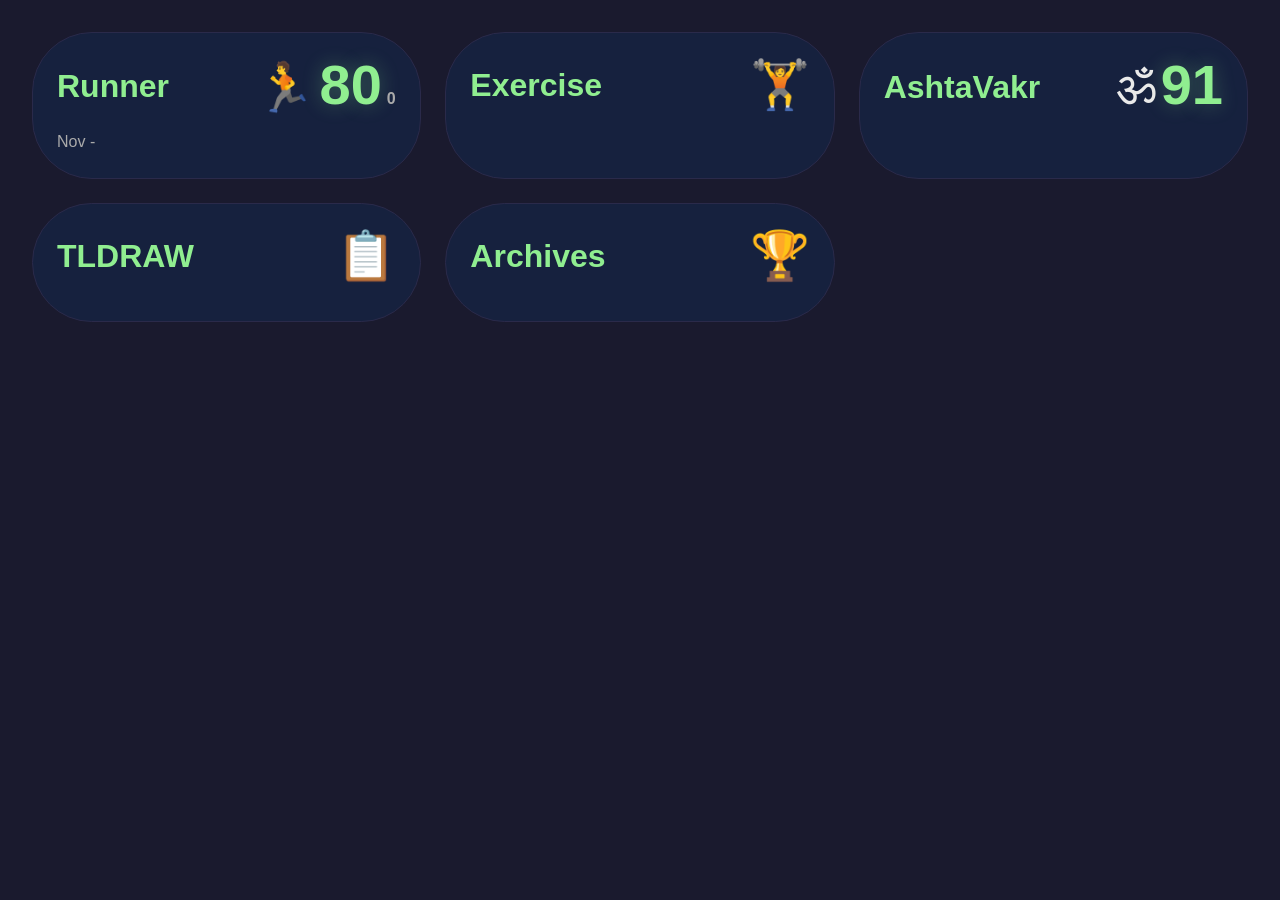
<file: index.html>
<!DOCTYPE html>
<html lang="en" data-theme="dark">

<head>
  <meta charset="UTF-8">
  <meta name="viewport" content="width=device-width, initial-scale=1.0">
  <title>Pragati</title>
  <link rel="icon"
    href="data:image/svg+xml,<svg xmlns='http://www.w3.org/2000/svg' viewBox='0 0 100 100'><text y='.9em' font-size='90'>☀️</text></svg>">
  <link rel="stylesheet" href="styles.css">
</head>

<body>
  <div class="dashboard">




    <!-- RUNNER -->
    <div class="section runner-card" style="cursor:pointer;" onclick="openRunner()">
      <div class="runner-header">
        <h2 style="display:flex;align-items:center;gap:0.5em;">Runner
        </h2>
        <div class="streak">
          <span class="streak-trophy">&#127939;</span>
          <span class="streak-number" id="runCount">R</span>
          <span class="streak-label" id="runMonCount">Nov</span>
        </div>
      </div>

      <p id="daysRun">Nov - 

      </p>
    </div>




    <!-- EXERCISE -->
    <div class="section runner-card" style="cursor:pointer;" onclick="openExercise()">
      <div class="runner-header">
        <h2>Exercise</h2>
        <div class="runner-stat">
          <span class="streak-trophy">&#127947;</span>
          <!-- <span class="streak-number" id="xerCount">X</span> -->
          <!-- <span class="streak-label">Sep</span> -->
        </div>
      </div>

      <!-- <p id="daysXer">LGC </p> -->

    </div>






    <!-- ASHTAVAKRA -->
    <div class="section runner-card" style="cursor:pointer;" onclick="openAshtaVakr()">
      <div class="runner-header">
        <h2>AshtaVakr</h2>
        <div class="runner-stat">
          <span class="streak-trophy">&#2384;</span>
          <span class="streak-number">91</span>
          <!-- <span class="streak-label">/91</span> -->
        </div>
      </div>

      <!-- <p>1 Hour 0 Minute</p> -->

    </div>


    <!-- WHITEBOARD -->
    <div class="section runner-card" style="cursor:pointer;" onclick="openWhiteboard()">
      <div class="runner-header">
        <h2>TLDRAW</h2>
        <div class="runner-stat">
          <span class="streak-trophy">📋</span>

          <!-- <span class="streak-number">1</span> -->

        </div>
      </div>
      <!-- <p>Last Completed Journey: April 10, 2026: ISTQB</p> -->
    </div>


    <!-- FULFILMENT -->
    <div class="section runner-card" style="cursor:pointer;" onclick="openFulfilments()">
      <div class="runner-header">
        <h2>Archives</h2>
        <div class="runner-stat">
          <span class="streak-trophy">&#127942;</span>

          <!-- <span class="streak-number">1</span> -->

        </div>
      </div>
      <!-- <p>Last Completed Journey: April 10, 2026: ISTQB</p> -->
    </div>
  </div>

  <script src="script.js"></script>
</body>

</html>
</file>
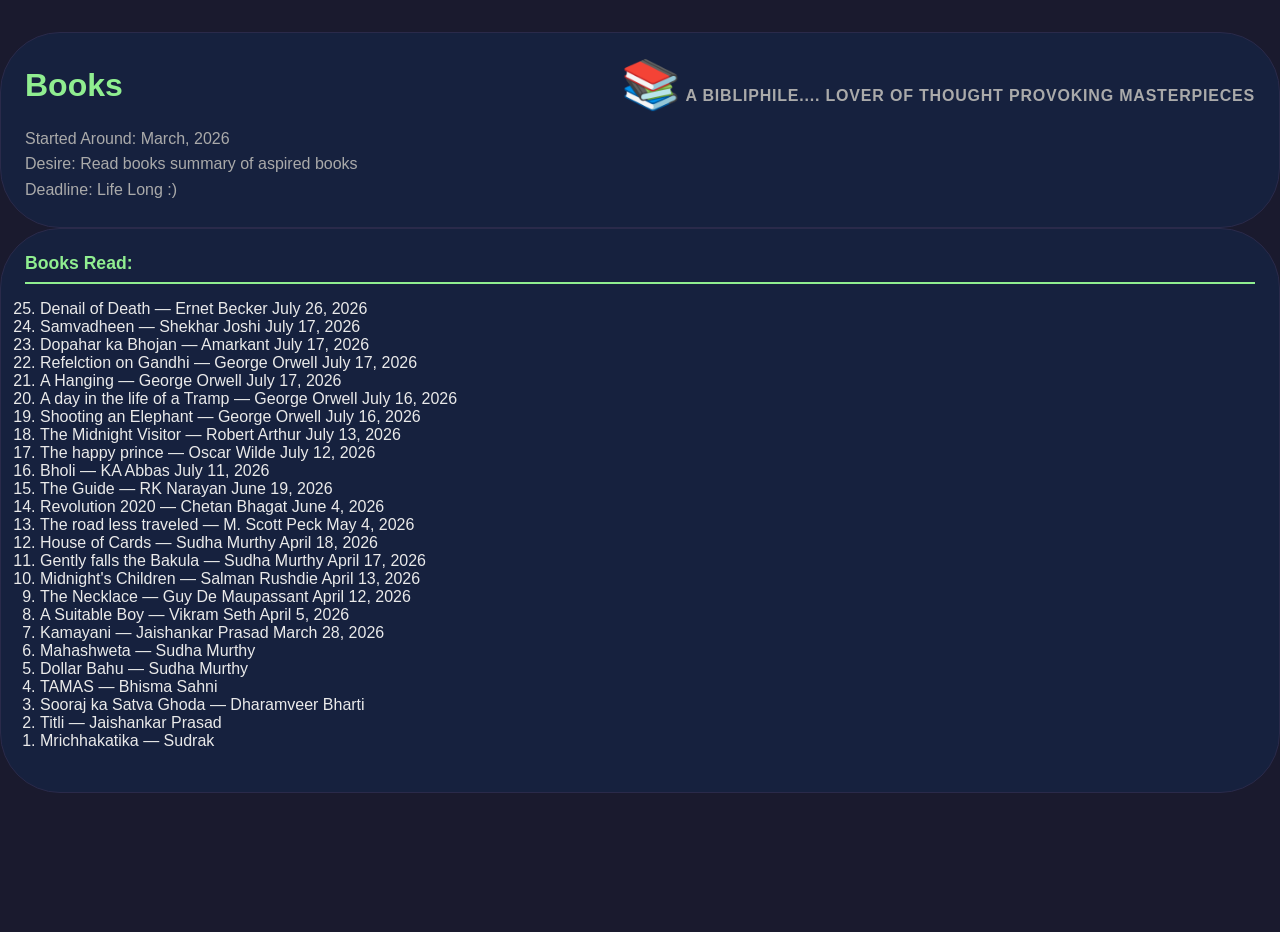
<file: books.html>
<!DOCTYPE html>
<html lang="en" data-theme="dark">

<head>
  <meta charset="UTF-8">
  <meta name="viewport" content="width=device-width, initial-scale=1.0">
  <title>Books - Reading Log</title>
  <link rel="icon"
    href="data:image/svg+xml,<svg xmlns='http://www.w3.org/2000/svg' viewBox='0 0 100 100'><text y='.9em' font-size='90'>&#127911;</text></svg>">
  <link rel="stylesheet" href="styles.css">
</head>

<body>
  <div class="runner-page">
    <div class="section">
      <div class="runner-header">
        <h2>Books</h2>
        <div class="streak">
          <span class="streak-trophy">&#128218;</span>
          <span class="streak-label">A Bibliphile.... Lover of thought provoking masterpieces</span>
        </div>
      </div>

      <p>Started Around: March, 2026</p>
      <p>Desire: Read books summary of aspired books</p>
      <p>Deadline: Life Long :)</p>
    </div>
    <div class="section">

      <h2>Books Read:</h2>

      <ol reversed style="margin-left: 15px;">

        <li>Denail of Death — Ernet Becker <span class="book-date">July 26, 2026</span></li>     
        <li>Samvadheen — Shekhar Joshi <span class="book-date">July 17, 2026</span></li>        
        <li>Dopahar ka Bhojan — Amarkant <span class="book-date">July 17, 2026</span></li>        
        <li>Refelction on Gandhi — George Orwell <span class="book-date">July 17, 2026</span></li>
        <li>A Hanging — George Orwell <span class="book-date">July 17, 2026</span></li>
        <li>A day in the life of a Tramp — George Orwell <span class="book-date">July 16, 2026</span></li>
        <li>Shooting an Elephant — George Orwell <span class="book-date">July 16, 2026</span></li>
        <li>The Midnight Visitor — Robert Arthur <span class="book-date">July 13, 2026</span></li>
        <li>The happy prince — Oscar Wilde <span class="book-date">July 12, 2026</span></li>
        <li>Bholi — KA Abbas <span class="book-date">July 11, 2026</span></li>
        <li>The Guide — RK Narayan <span class="book-date">June 19, 2026</span></li>
        <li>Revolution 2020 — Chetan Bhagat <span class="book-date">June 4, 2026</span></li>
        <li>The road less traveled — M. Scott Peck <span class="book-date">May 4, 2026</span></li>
        <li>House of Cards — Sudha Murthy <span class="book-date">April 18, 2026</span></li>
        <li>Gently falls the Bakula — Sudha Murthy <span class="book-date">April 17, 2026</span></li>
        <li>Midnight's Children — Salman Rushdie <span class="book-date">April 13, 2026</span></li>
        <li>The Necklace — Guy De Maupassant <span class="book-date">April 12, 2026</span></li>
        <li>A Suitable Boy — Vikram Seth <span class="book-date">April 5, 2026</span></li>
        <li>Kamayani — Jaishankar Prasad <span class="book-date">March 28, 2026</span></li>
        <li>Mahashweta — Sudha Murthy</li>
        <li>Dollar Bahu — Sudha Murthy</li>
        <li>TAMAS — Bhisma Sahni</li>
        <li>Sooraj ka Satva Ghoda — Dharamveer Bharti</li>
        <li>Titli — Jaishankar Prasad</li>
        <li>Mrichhakatika — Sudrak</li>
      </ol>
      <br />

    </div>
  </div>


  <script src="script.js"></script>

</body>

</html>
</file>
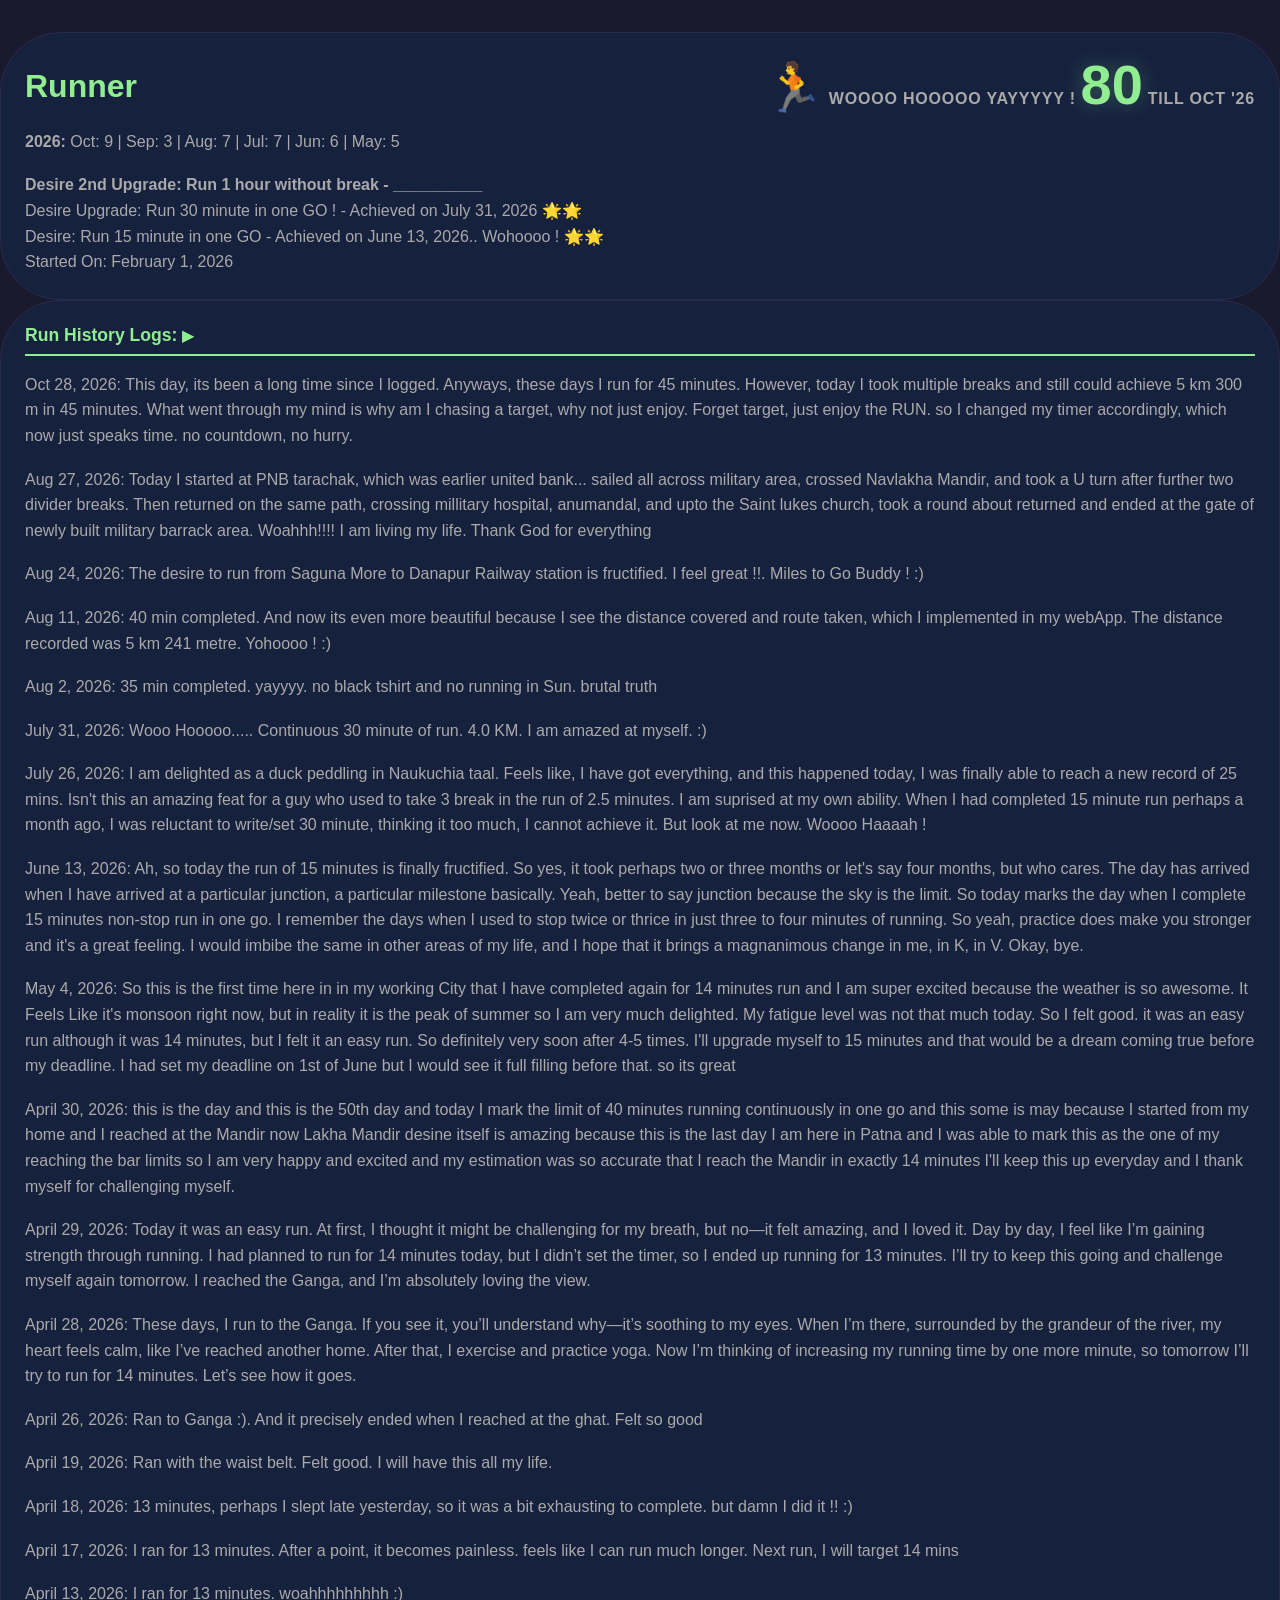
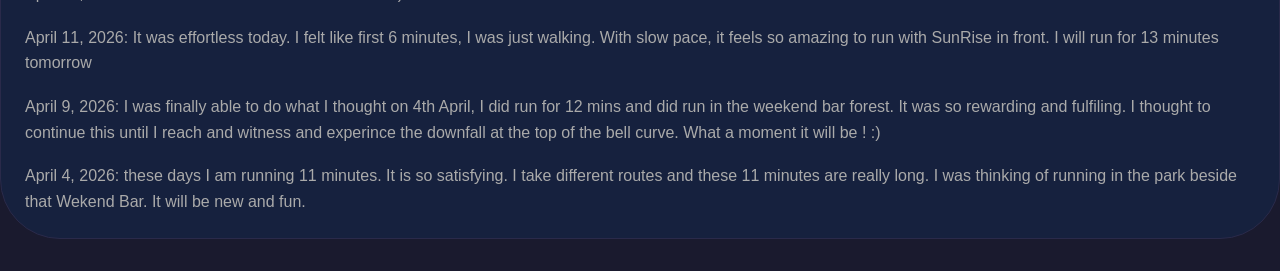
<file: runner.html>
<!DOCTYPE html>
<html lang="en" data-theme="dark">

<head>
  <meta charset="UTF-8">
  <meta name="viewport" content="width=device-width, initial-scale=1.0">
  <title>Runner - Run Log</title>
  <link rel="icon"
    href="data:image/svg+xml,<svg xmlns='http://www.w3.org/2000/svg' viewBox='0 0 100 100'><text y='.9em' font-size='90'>&#127939;</text></svg>">
  <link rel="stylesheet" href="styles.css">
</head>

<body>
  <div class="runner-page">
    <div class="section">
      <div class="runner-header">
        <h2>Runner</h2>
        <div class="streak">
          <span class="streak-trophy">&#127939;</span>
          <span class="streak-label">Woooo Hooooo YAYYYYY !</span>
          <span class="streak-number">80</span>
          <span class="streak-label">Till Oct '26</span>
        </div>
      </div>
      <p><b>2026:</b> Oct: 9 | Sep: 3 | Aug: 7 | Jul: 7 | Jun: 6 | May: 5</p><br />

      <p><b>Desire 2nd Upgrade: Run 1 hour without break - __________ </b></p>
      <p>Desire Upgrade: Run 30 minute in one GO ! - Achieved on July 31, 2026 🌟🌟</p>
      <p>Desire: Run 15 minute in one GO - Achieved on June 13, 2026.. Wohoooo ! 🌟🌟</p>
      <p>Started On: February 1, 2026 </p>


    </div>
   
    <div class="section">
      <h2 id="run-log-toggle" style="cursor:pointer; user-select:none;">Run History Logs: <span id="run-log-arrow"
          style="font-size:0.85em;">▶</span></h2>
      <!-- <div id="run-log-body" style="display:none;"> -->



      
        <p>
          Oct 28, 2026: This day, its been a long time since I logged. Anyways, these days I run for 45 minutes. 
          However, today I took multiple breaks and still could achieve 5 km 300 m in 45 minutes. What went through my mind is why am I chasing a target, why not just enjoy.
          Forget target, just enjoy the RUN. so I changed my timer accordingly, which now just speaks time. no countdown, no hurry.
        </p><br />

        <p>
          Aug 27, 2026: Today I started at PNB tarachak, which was earlier united bank... sailed all across military
          area, crossed Navlakha Mandir, and took a U turn after further two divider breaks. Then returned on the same
          path, crossing millitary hospital, anumandal, and upto the Saint lukes church, took a round about returned and
          ended at the gate of newly built military barrack area. Woahhh!!!! I am living my life. Thank God for
          everything
        </p><br />

        <p>
          Aug 24, 2026: The desire to run from Saguna More to Danapur Railway station is fructified. I feel great !!.
          Miles to Go Buddy ! :)
        </p><br />
        <p>
          Aug 11, 2026: 40 min completed. And now its even more beautiful because I see the distance covered and route
          taken, which I implemented in my webApp. The distance recorded was 5 km 241 metre. Yohoooo ! :)
        </p><br />
        <p>
          Aug 2, 2026: 35 min completed. yayyyy. no black tshirt and no running in Sun. brutal truth
        </p><br />

        <p>
          July 31, 2026: Wooo Hooooo..... Continuous 30 minute of run. 4.0 KM. I am amazed at myself. :)
        </p><br />

        <p>
          July 26, 2026: I am delighted as a duck peddling in Naukuchia taal. Feels like, I have got everything, and
          this
          happened today, I was finally able to reach a new record of 25 mins. Isn't this an amazing feat for a guy who
          used to take 3 break in the run of 2.5 minutes. I am suprised at my own ability. When I had completed 15
          minute
          run perhaps a month ago, I was reluctant to write/set 30 minute, thinking it too much, I cannot achieve it.
          But
          look at me now. Woooo Haaaah !
        </p> <br />

        <p>June 13, 2026: Ah, so today the run of 15 minutes is finally fructified. So yes, it took perhaps two or three
          months or let's say four months, but who cares. The day has arrived when I have arrived at a particular
          junction, a particular milestone basically. Yeah, better to say junction because the sky is the limit. So
          today
          marks the day when I complete 15 minutes
          non-stop run in one go. I remember the days when I used to stop twice or thrice in just three to four minutes
          of
          running. So yeah, practice does make you stronger and it's a great feeling. I would imbibe the same in other
          areas of my
          life, and I hope that it brings a magnanimous change in me, in K, in V. Okay, bye.</p><br />

        <p>May 4, 2026: So this is the first time here in in my working City that I have completed again for 14 minutes
          run and I am super excited because the weather is so awesome. It Feels Like it's monsoon right now, but in
          reality it is the peak of summer so I am very much delighted.

          My fatigue level was not that much today. So I felt good. it was an easy run although it was 14 minutes, but I
          felt it an easy run. So definitely very soon after 4-5 times. I'll upgrade myself to 15 minutes and that would
          be a dream coming true before my deadline. I had set my deadline on 1st of June but I would see it full
          filling
          before that. so its great</p><br />

        <p>April 30, 2026: this is the day and this is the 50th day and today I mark the limit of 40 minutes running
          continuously in one go and this some is may because I started from my home and I reached at the Mandir now
          Lakha
          Mandir desine itself is amazing because this is the last day I am here in Patna and I was able to mark this as
          the one of my reaching the bar limits so I am very happy and excited and my estimation was so accurate that I
          reach the Mandir in exactly 14 minutes I'll keep this up everyday and I thank myself for challenging myself.
        </p>
        <br />

        <p>April 29, 2026: Today it was an easy run. At first, I thought it might be challenging for my breath, but
          no—it
          felt amazing, and I loved it. Day by day, I feel like I’m gaining strength through running.
          I had planned to run for 14 minutes today, but I didn’t set the timer, so I ended up running for 13 minutes.
          I’ll try to keep this going and challenge myself again tomorrow.
          I reached the Ganga, and I’m absolutely loving the view.</p><br />

        <p>April 28, 2026: These days, I run to the Ganga. If you see it, you’ll understand why—it’s soothing to my
          eyes.
          When I’m there, surrounded by the grandeur of the river, my heart feels calm, like I’ve reached another home.
          After that, I exercise and practice yoga. Now I’m thinking of increasing my running time by one more minute,
          so
          tomorrow I’ll try to run for 14 minutes. Let’s see how it goes.</p><br />

        <p>April 26, 2026: Ran to Ganga :). And it precisely ended when I reached at the ghat. Felt so good</p><br />

        <p>April 19, 2026: Ran with the waist belt. Felt good. I will have this all my life.</p><br />
        <p>April 18, 2026: 13 minutes, perhaps I slept late yesterday, so it was a bit exhausting to complete. but damn
          I
          did it !! :)</p><br />
        <p>April 17, 2026: I ran for 13 minutes. After a point, it becomes painless. feels like I can run much longer.
          Next run, I will target 14 mins</p><br />
        <p>April 13, 2026: I ran for 13 minutes. woahhhhhhhhh :)</p><br />
        <p>April 11, 2026: It was effortless today. I felt like first 6 minutes, I was just walking. With slow pace, it
          feels so amazing to run with SunRise in front. I will run for 13 minutes tomorrow</p><br />
        <p>April 9, 2026: I was finally able to do what I thought on 4th April, I did run for 12 mins and did run in the
          weekend bar forest. It was so rewarding and fulfiling. I thought to continue this until I reach and witness
          and
          experince the downfall at the top of the bell curve. What a moment it will be ! :)</p><br />
        <p>April 4, 2026: these days I am running 11 minutes. It is so satisfying. I take different routes and these 11
          minutes are really long. I was thinking of running in the park beside that Wekend Bar. It will be new and fun.
        </p>

      <!-- </div> -->
    </div>
  </div>

  
  <script src="script.js"></script>
  

</body>

</html>
</file>
<file: styles.css>
.runner-page{
  max-width: 1300px;
  margin: 2rem auto;
}

.inline-btn {
  display: inline-block;
  vertical-align: middle;
  margin-left: 0.5em;
  font-size: 13px;
  background-color: #90ee90;
  border-radius: 5px;
}
:root {
  --bg: #f4f6f9;
  --card-bg: #ffffff;
  --text: #1a1a2e;
  --text-secondary: #555;
  --border: #e0e0e0;
  --accent: #4361ee;
  --toggle-bg: #e0e0e0;
}

[data-theme="dark"] {
  --bg: #1a1a2e;
  --card-bg: #16213e;
  --text: #eaeaea;
  --text-secondary: #aaa;
  --border: #2a2a4a;
  --accent: #90ee90;
  --toggle-bg: #2a2a4a;
}

* {
  margin: 0;
  padding: 0;
  box-sizing: border-box;
}

body {
  font-family: 'Segoe UI', Tahoma, Geneva, Verdana, sans-serif;
  background: var(--bg);
  color: var(--text);
  transition: background 0.3s, color 0.3s;
  min-height: 100vh;
}

header {
  display: flex;
  justify-content: space-between;
  align-items: center;
  padding: 1.2rem 2rem;
  background: var(--card-bg);
  border-bottom: 1px solid var(--border);
}

header h1 {
  font-size: 1.4rem;
  color: var(--accent);
}

.dashboard {
  display: grid;
  grid-template-columns: repeat(3, 1fr);
  gap: 1.5rem;
  padding: 2rem;
}

.section {
  background: var(--card-bg);
  border: 1px solid var(--border);
  border-radius: 60px;
  padding: 1.5rem;
  transition: background 0.3s, border 0.3s;
}

.section h2 {
  font-size: 1.1rem;
  margin-bottom: 1rem;
  color: var(--accent);
  border-bottom: 2px solid var(--accent);
  padding-bottom: 0.5rem;
}

.section p {
  color: var(--text-secondary);
  line-height: 1.6;
}

.hint {
  text-align: center;
  padding: 0.6rem;
  color: var(--text-secondary);
  font-size: 0.85rem;
}

.runner-header {
  display: flex;
  justify-content: space-between;
  align-items: center;
  margin-bottom: 0.8rem;
}

.runner-header h2 {
  margin-bottom: 0;
  border-bottom: none;
  padding-bottom: 0;
  font-size: 2rem;
}

.streak {
  display: flex;
  align-items: baseline;
  gap: 0.3rem;
}

.streak-number {
  font-size: 3.5rem;
  font-weight: 900;
  color: var(--accent);
  line-height: 1;
  text-shadow: 0 0 20px rgba(144, 238, 144, 0.3);
}

.streak-label {
  font-size: 1rem;
  color: var(--text-secondary);
  font-weight: 600;
  text-transform: uppercase;
  letter-spacing: 0.05em;
}

.streak-trophy {
  font-size: 3rem;
}

.day-pill {
  border: 1px solid var(--border);
  border-radius: 999px;
  padding: 0.4rem 0.9rem;
  color: var(--text);
  background: rgba(144, 238, 144, 0.15);
  font-weight: 700;
  text-align: center;
  margin-bottom: 1rem;
}

.exercise-tabs {
  display: flex;
  flex-wrap: wrap;
  justify-content: center;
  gap: 0.4rem;
  margin-bottom: 1rem;
  border-bottom: 1px solid var(--border);
}

.exercise-tab {
  max-width: 100%;
  padding: 0.65rem 0.9rem;
  border: none;
  border-bottom: 3px solid transparent;
  background: transparent;
  color: var(--text-secondary);
  font: inherit;
  font-weight: 700;
  overflow-wrap: anywhere;
  cursor: pointer;
}

.exercise-tab:hover,
.exercise-tab[aria-selected="true"] {
  color: var(--accent);
  background: rgba(144, 238, 144, 0.15);
}

.exercise-tab[aria-selected="true"] {
  border-bottom-color: var(--accent);
}

.exercise-tab:focus-visible {
  outline: 2px solid var(--accent);
  outline-offset: -2px;
}

.exercise-container {
  display: flex;
  align-items: flex-start;
  justify-content: center;
  gap: 1.5rem;
}

.circle-btn {
  width: 60px;
  height: 60px;
  border-radius: 50%;
  border: 2px solid var(--accent);
  background: var(--card-bg);
  color: var(--accent);
  font-size: 1.5rem;
  font-weight: 700;
  cursor: pointer;
  transition: transform 0.2s ease, background 0.2s ease;
  flex-shrink: 0;
}

.circle-btn:hover {
  transform: scale(1.1);
  background: rgba(144, 238, 144, 0.15);
}

.exercise-list {
  list-style: none;
  margin-top: 0;
  display: grid;
  gap: 0.25rem;
  max-width: 500px;
  flex: 1;
}

.exercise-list li {
  border: 1px solid var(--border);
  border-radius: 10px;
  padding: 0.625rem 0.75rem;
  font-size: 1.05rem;
  line-height: 1.6;
  color: var(--text);
  background: rgba(144, 238, 144, 0.25);
  text-align: center;
  cursor: pointer;
  transition: background-color 0.3s ease;
}

.exercise-list li.selected {
  background-color: #776709;
  border-color: #FFA500;
}

@media (max-width: 1024px) {
  .dashboard {
    grid-template-columns: repeat(2, 1fr);
    padding: 1.2rem;
    gap: 1rem;
  }
}

@media (max-width: 640px) {
  .dashboard {
    grid-template-columns: 1fr;
    padding: 1rem;
    gap: 1rem;
  }

  header {
    padding: 1rem 1.2rem;
  }

  header h1 {
    font-size: 1.2rem;
  }

  .section {
    padding: 1.2rem;
  }

  .section h2 {
    font-size: 1rem;
  }

  .section p {
    font-size: 0.9rem;
  }

  .exercise-container {
    gap: 1rem;
  }

  .circle-btn {
    width: 50px;
    height: 50px;
    font-size: 1.25rem;
  }

  .exercise-list {
    max-width: 100%;
  }
}
</file>
